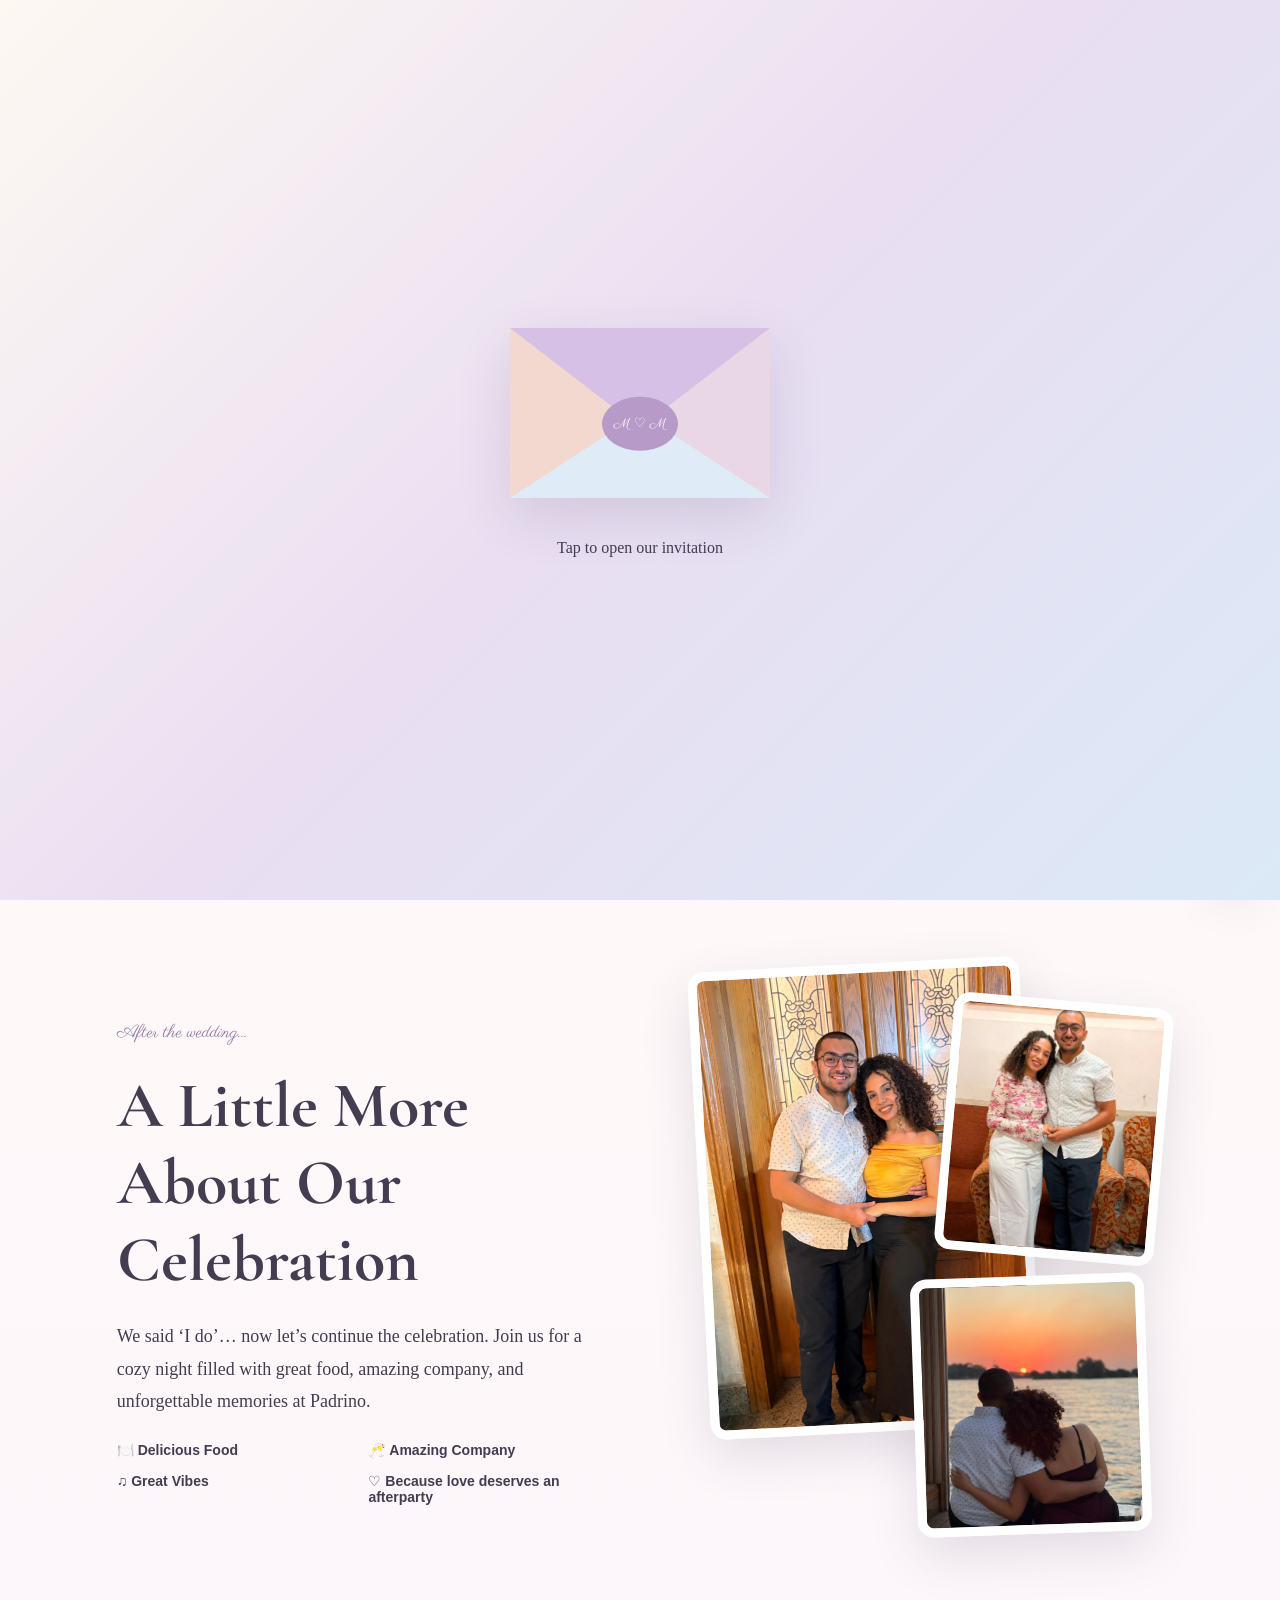
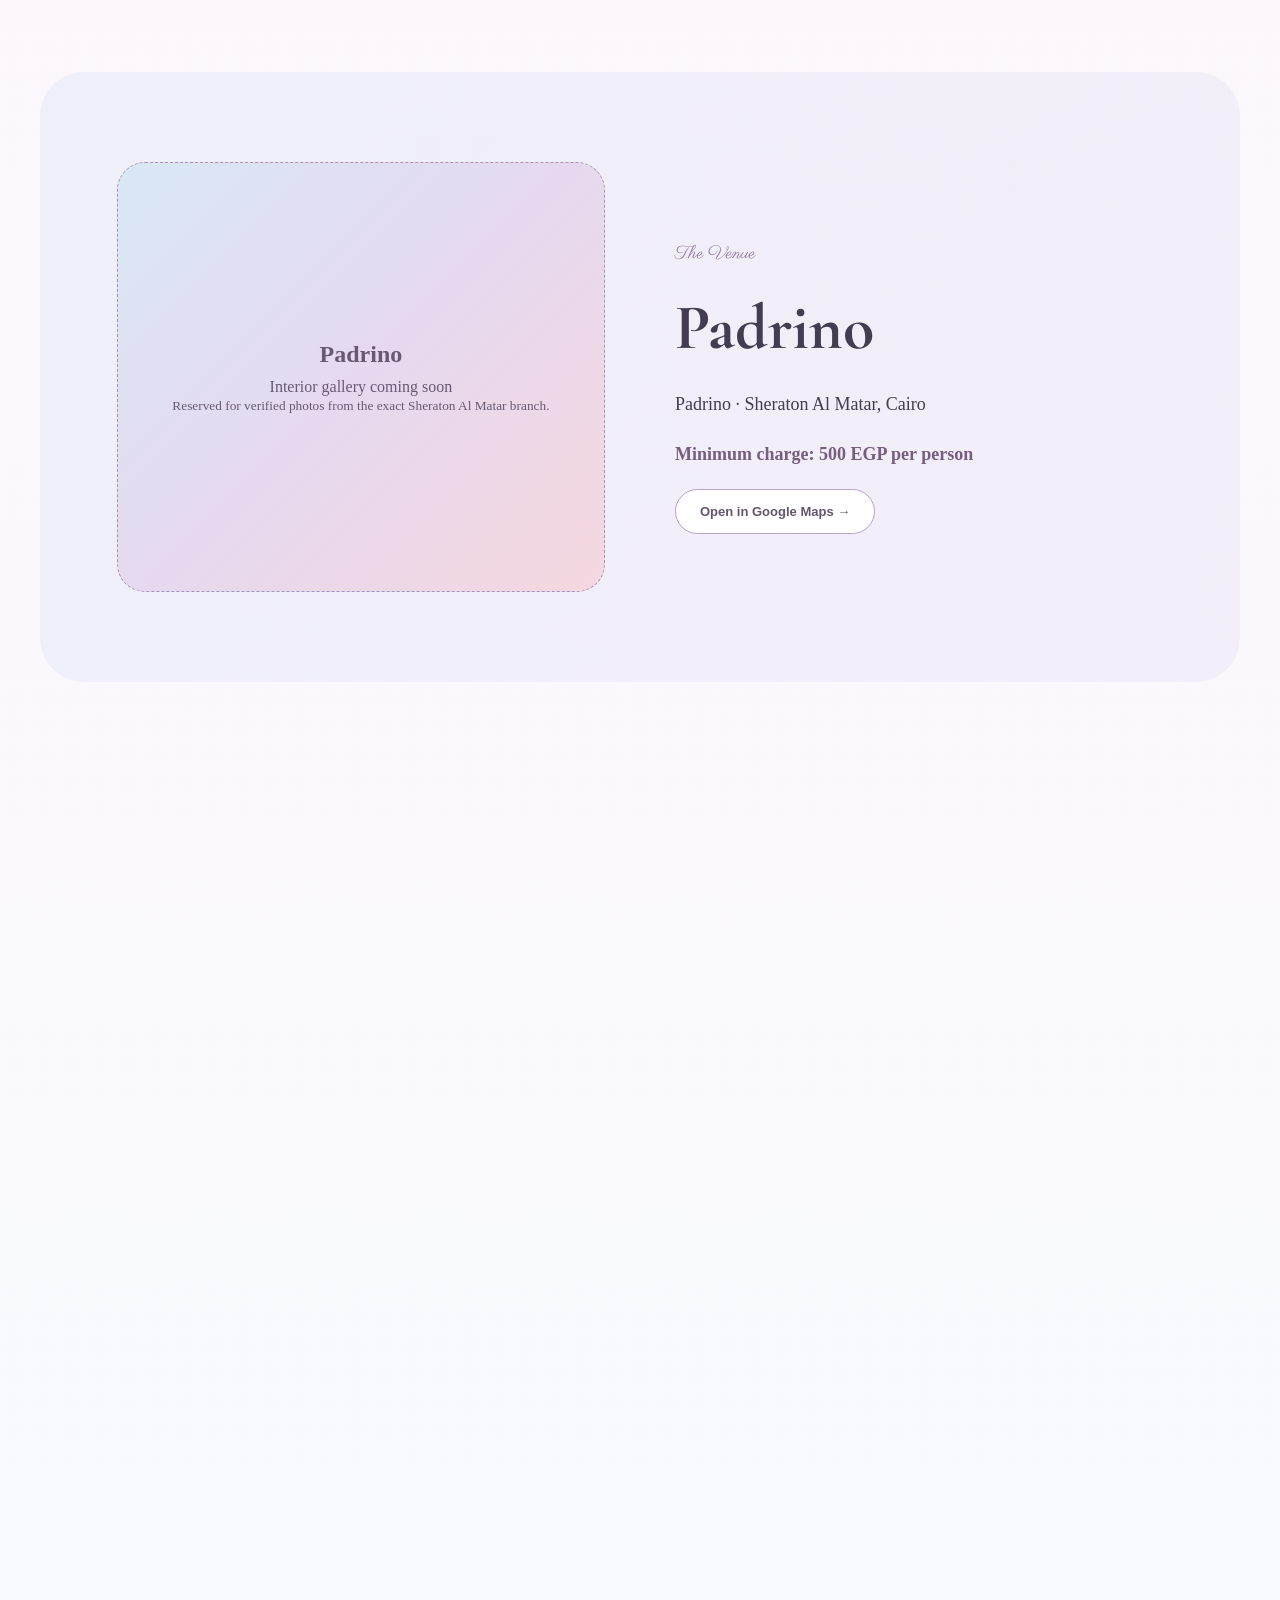
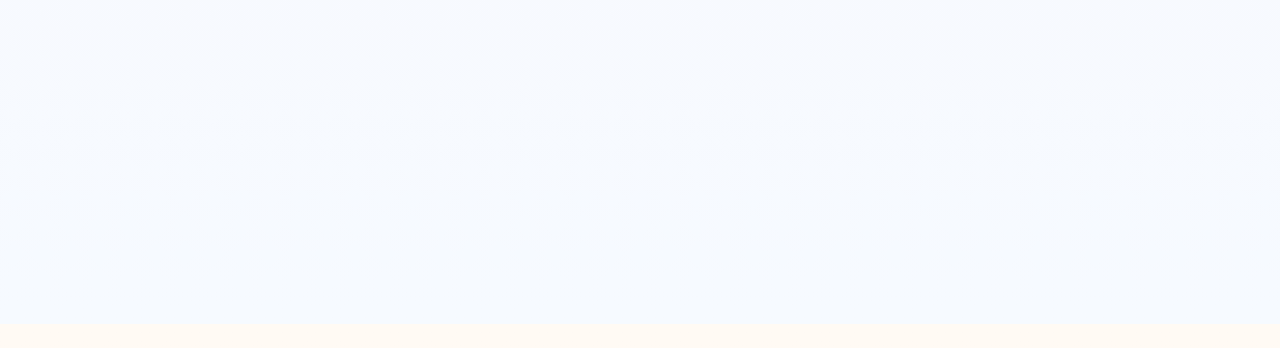
<file: index.html>
<!doctype html>
<html lang="en" dir="ltr">
<head>
  <meta charset="UTF-8" />
  <meta name="viewport" content="width=device-width, initial-scale=1.0" />
  <meta name="theme-color" content="#f8f1ed" />
  <meta name="description" content="Mark & Marina — The Celebration Continues. Join us on 10 October 2026 at 10:00 PM at Padrino, Sheraton, Cairo." />
  <meta property="og:type" content="website" />
  <meta property="og:title" content="Mark & Marina — The Celebration Continues" />
  <meta property="og:description" content="We said ‘I do’… now let’s continue the celebration. 10 October 2026 · 10:00 PM · Padrino." />
  <meta property="og:image" content="/assets/og/mark-marina-invitation.jpg" />
  <meta property="og:image:width" content="1200" />
  <meta property="og:image:height" content="630" />
  <meta name="twitter:card" content="summary_large_image" />
  <link rel="icon" href="/assets/favicon.svg" type="image/svg+xml" />
  <title>Mark & Marina — The Celebration Continues</title>
  <link rel="preconnect" href="https://fonts.googleapis.com">
  <link rel="preconnect" href="https://fonts.gstatic.com" crossorigin>
  <link href="https://fonts.googleapis.com/css2?family=Cormorant+Garamond:wght@400;500;600;700&family=Noto+Kufi+Arabic:wght@400;500;600&family=Parisienne&display=swap" rel="stylesheet">
  <link rel="stylesheet" href="styles.css" />
</head>
<body>
  <div id="opening" class="opening">
    <button class="envelope" id="openInvitation" aria-label="Open invitation">
      <span class="envelope-flap"></span><span class="seal">M ♡ M</span>
    </button>
    <p data-i18n="tapOpen">Tap to open our invitation</p>
  </div>

  <header class="nav">
    <a href="#home" class="monogram">M ♡ M</a>
    <nav><a href="#details" data-i18n="details">Details</a><a href="#venue" data-i18n="location">Location</a><a href="#rsvp">RSVP</a></nav>
    <button id="langToggle" class="lang">EN | عربي</button>
  </header>

  <main>
    <section id="home" class="hero floral-section">
      <div class="hero-card reveal">
        <p class="eyebrow" data-i18n="title">THE CELEBRATION CONTINUES</p>
        <h1><span>Mark</span> <em>&</em> <span>Marina</span></h1>
        <p class="tagline" data-i18n="tagline">Same love · Different kind of fun</p>
        <div class="event-line"><span>📅 <b data-i18n="date">Saturday, 10 October 2026</b></span><span>◷ <b>10:00 PM</b></span></div>
        <a class="primary" href="#rsvp" data-i18n="youreInvited">You're Invited ♡</a>
      </div>
      <div class="hero-photo"><img src="assets/couple/church.jpg" alt="Mark and Marina"></div>
    </section>

    <section id="details" class="section story floral-corners reveal">
      <div><p class="script" data-i18n="afterWedding">After the wedding…</p><h2 data-i18n="moreCelebration">A Little More About Our Celebration</h2><p data-i18n="story">After the wedding, we'd love for you to join us for a cozy night filled with great food, amazing company, and unforgettable memories at Padrino.</p>
      <div class="features"><span>🍽️ <b data-i18n="food">Delicious Food</b></span><span>🥂 <b data-i18n="company">Amazing Company</b></span><span>♫ <b data-i18n="vibes">Great Vibes</b></span><span>♡ <b data-i18n="love">Because love deserves an afterparty</b></span></div></div>
      <div class="photo-stack"><img class="p1" src="assets/couple/yellow.jpg" alt="Mark and Marina"><img class="p2" src="assets/couple/floral.jpg" alt="Mark and Marina"><img class="p3" src="assets/couple/sunset.jpg" alt="Mark and Marina at sunset"></div>
    </section>

    <section id="venue" class="section venue reveal">
      <div class="venue-placeholder"><div><strong>Padrino</strong><span>Interior gallery coming soon</span><br><small>Reserved for verified photos from the exact Sheraton Al Matar branch.</small></div></div>
      <div><p class="script" data-i18n="venueLabel">The Venue</p><h2>Padrino</h2><p data-i18n="sheraton">Sheraton, Cairo, Egypt</p><p class="charge" data-i18n="charge">Minimum charge: 500 EGP per person</p><a class="secondary" href="https://maps.app.goo.gl/Lc6MFg6ijxgEh3Ur9" target="_blank" rel="noopener" data-i18n="maps">Open in Google Maps →</a></div>
    </section>

    <section id="rsvp" class="section rsvp-wrap reveal">
      <div class="rsvp-card">
        <h2>RSVP</h2><p data-i18n="rsvpBy">Kindly let us know your discussion before Thursday, 1 October 2026</p>
        <form id="rsvpForm">
          <fieldset><legend data-i18n="celebrating">Will you be celebrating with us?</legend><label><input type="radio" name="attending" value="yes" checked> <span data-i18n="yes">Yes, I'll be there</span></label><label><input type="radio" name="attending" value="no"> <span data-i18n="no">Unfortunately, I can't attend</span></label></fieldset>
          <div class="grid identity-grid">
            <label><span data-i18n="yourName">Your name</span><input name="name" required maxlength="80" autocomplete="name" placeholder="Your full name"></label>
            <label><span data-i18n="phone">Phone number</span><input name="phone" required inputmode="numeric" pattern="[0-9]{11}" minlength="11" maxlength="11" autocomplete="tel" placeholder="01XXXXXXXXX"></label>
          </div>
          <div id="attendingFields">
            <label class="persons-field"><span data-i18n="persons">Number of persons</span><select name="persons" id="persons"><option>1</option><option>2</option><option>3</option><option>4</option></select></label>
            <div id="guestNames" class="guest-grid"></div>
          </div>
          <label class="note"><span data-i18n="note">Leave a happy note for Mark & Marina 💜</span><textarea name="note" rows="5" maxlength="1000" placeholder="Write your message here (optional)"></textarea></label>
          <button class="primary submit" type="submit" data-i18n="submit">Submit RSVP ♡</button>
          <p id="formStatus" class="status" role="status"></p>
        </form>
      </div>
    </section>

    <section class="closing section reveal"><div class="closing-photo"><img src="assets/couple/church-ceremony.jpeg" alt="Mark and Marina at their church celebration"></div><div><h2 class="script">Mark & Marina</h2><p data-i18n="cantWait">We can't wait to celebrate with you</p><strong>10 · 10 · 2026</strong></div></section>
  </main>

  <button id="musicToggle" class="music" aria-label="Music">♫</button>
  <audio id="music" loop preload="none"><!-- Add only licensed/user-provided audio. Example: <source src="assets/music/celebration.mp3" type="audio/mpeg"> --></audio>
  <script src="config.js"></script><script src="app.js"></script>
</body></html>
</file>
<file: styles.css>
:root{--ivory:#fffaf4;--blue:#c9ddf3;--lav:#d8c4ea;--pink:#f4ced8;--peach:#f7d1b5;--sage:#cdddc7;--ink:#443c50;--muted:#746c7d;--gold:#b59468;--white:#fff;--shadow:0 18px 50px rgba(74,60,88,.14)}*{box-sizing:border-box}html{scroll-behavior:smooth}body{margin:0;background:linear-gradient(180deg,#fffaf4,#fdf7fb 45%,#f6faff);color:var(--ink);font-family:Georgia,'Times New Roman',serif}.nav{position:sticky;top:0;z-index:20;display:flex;align-items:center;justify-content:space-between;padding:14px clamp(18px,5vw,70px);background:rgba(255,250,244,.88);backdrop-filter:blur(14px);border-bottom:1px solid rgba(181,148,104,.16)}.nav nav{display:flex;gap:22px}.nav a,.lang{text-decoration:none;color:var(--ink);font:600 13px Arial,sans-serif;letter-spacing:.08em}.monogram{font-family:'Parisienne',cursive!important;font-size:24px!important}.lang{border:0;background:transparent;cursor:pointer}.section,.hero{max-width:1200px;margin:auto;padding:90px clamp(20px,6vw,90px)}.hero{min-height:88vh;display:grid;grid-template-columns:1.05fr .95fr;gap:55px;align-items:center;position:relative}.hero:before,.hero:after{content:'✿';position:absolute;font-size:130px;color:var(--lav);opacity:.3}.hero:before{top:50px;left:-20px}.hero:after{right:-10px;bottom:50px;color:var(--blue)}.hero-card{text-align:center}.eyebrow{font:600 13px Arial,sans-serif;letter-spacing:.28em;color:#7b6b86}.hero h1{font-family:'Cormorant Garamond',Georgia,serif;font-size:clamp(58px,8vw,104px);line-height:.8;margin:25px 0}.hero h1 em{font-family:'Parisienne',cursive;color:#9c7ab1;font-weight:400}.tagline,.script{font-family:'Parisienne',cursive;font-size:30px;color:#9275a2}.event-line{display:flex;justify-content:center;gap:24px;flex-wrap:wrap;margin:30px 0;font:14px Arial,sans-serif}.primary,.secondary{display:inline-block;border:0;border-radius:999px;padding:14px 24px;text-decoration:none;cursor:pointer;font:700 13px Arial,sans-serif}.primary{background:linear-gradient(135deg,#bfa6d7,#a9c9e9);color:#fff;box-shadow:0 10px 24px rgba(151,132,183,.25)}.secondary{border:1px solid #b8a2c9;color:#65556f;background:#fff}.hero-photo img,.photo-stack img,.closing-photo img{width:100%;height:100%;object-fit:cover;display:block}.hero-photo{height:620px;border-radius:48% 48% 22px 22px;overflow:hidden;box-shadow:var(--shadow);border:10px solid rgba(255,255,255,.8)}.story,.venue,.closing{display:grid;grid-template-columns:1fr 1fr;gap:70px;align-items:center}.section h2{font-family:'Cormorant Garamond',Georgia,serif;font-size:clamp(40px,5vw,64px);margin:10px 0 22px}.section p{font-size:18px;line-height:1.8}.features{display:grid;grid-template-columns:1fr 1fr;gap:15px;margin-top:25px;font:14px Arial,sans-serif}.photo-stack{position:relative;height:600px}.photo-stack img{position:absolute;border:9px solid #fff;box-shadow:var(--shadow);border-radius:16px}.photo-stack .p1{width:68%;height:78%;left:5%;top:2%;transform:rotate(-3deg)}.photo-stack .p2{width:45%;height:43%;right:0;top:8%;transform:rotate(5deg)}.photo-stack .p3{width:48%;height:43%;right:3%;bottom:3%;transform:rotate(-2deg)}.venue{background:linear-gradient(135deg,rgba(201,221,243,.28),rgba(216,196,234,.2));border-radius:44px;margin-top:30px;margin-bottom:30px}.venue-placeholder{height:430px;border-radius:28px;background:linear-gradient(135deg,#d9e8f5,#e6d9ef,#f5d7df);display:grid;place-items:center;text-align:center;padding:30px;color:#675a72;border:1px dashed #aa92ba}.venue-placeholder strong{display:block;font-size:24px;margin-bottom:10px}.charge{font-weight:700;color:#775d7f}.rsvp-wrap{max-width:900px}.rsvp-card{background:rgba(255,255,255,.88);border:1px solid rgba(183,160,199,.3);border-radius:36px;padding:clamp(25px,5vw,60px);box-shadow:var(--shadow)}fieldset{border:0;padding:0;margin:25px 0;display:flex;gap:20px;flex-wrap:wrap}legend{font-weight:700;margin-bottom:14px}.grid,.guest-grid{display:grid;grid-template-columns:repeat(2,1fr);gap:18px}label span{display:block;margin-bottom:7px;font:600 13px Arial,sans-serif}input,select,textarea{width:100%;border:1px solid #ded3e5;border-radius:14px;padding:13px 14px;background:#fff;font:15px Arial,sans-serif;color:var(--ink)}.note{display:block;margin-top:20px}.submit{margin-top:22px;width:100%}.status{text-align:center;font:600 14px Arial,sans-serif}.closing-photo{height:520px;overflow:hidden;border-radius:28px;box-shadow:var(--shadow)}.closing{text-align:center}.music{position:fixed;right:22px;bottom:22px;z-index:30;width:48px;height:48px;border-radius:50%;border:0;background:#bba2d0;color:#fff;font-size:20px;box-shadow:var(--shadow)}.opening{position:fixed;inset:0;z-index:100;background:linear-gradient(135deg,#fdf8f2,#e9def2,#dbe9f6);display:grid;place-items:center;align-content:center;gap:25px;transition:.8s}.opening.opened{opacity:0;pointer-events:none;transform:translateY(-20px)}.envelope{width:260px;height:170px;border:0;background:#fff5e9;position:relative;box-shadow:var(--shadow);cursor:pointer}.envelope:before,.envelope:after{content:'';position:absolute;inset:0;border-style:solid;border-width:85px 130px;border-color:transparent #ead7e6 #dfebf7 #f2d8cf}.envelope-flap{position:absolute;z-index:2;left:0;top:0;border-left:130px solid transparent;border-right:130px solid transparent;border-top:100px solid #d6c0e5;transform-origin:top;transition:.7s}.envelope:hover .envelope-flap{transform:rotateX(160deg)}.seal{position:absolute;z-index:3;left:50%;top:50%;transform:translate(-50%,-30%);background:#b89ac8;color:white;border-radius:50%;padding:18px 12px;font-family:'Parisienne',cursive}.reveal{opacity:0;transform:translateY(24px);transition:.7s}.reveal.visible{opacity:1;transform:none}[dir=rtl] body{font-family:'Noto Kufi Arabic',Arial,sans-serif}[dir=rtl] .script{font-family:'Noto Kufi Arabic',sans-serif}.hidden{display:none!important}@media(max-width:780px){.nav nav{display:none}.hero,.story,.venue,.closing{grid-template-columns:1fr}.hero{padding-top:55px}.hero-photo{height:500px}.story,.venue,.closing{gap:35px}.photo-stack{height:500px}.grid,.guest-grid{grid-template-columns:1fr}.features{grid-template-columns:1fr}.section{padding:65px 20px}.venue{border-radius:0}.closing-photo{height:430px}}
.identity-grid{margin:22px 0}.persons-field{display:block;max-width:260px;margin:18px 0}.guest-grid{margin-top:18px}
@media (prefers-reduced-motion:reduce){html{scroll-behavior:auto}.reveal{opacity:1;transform:none;transition:none}.opening,.envelope-flap{transition:none}}
.rsvp-card label span{font-size:15px}.submit{background:linear-gradient(135deg,#7b568f,#5f87b4);font-size:15px;box-shadow:0 10px 24px rgba(91,68,124,.34)}.submit:disabled{cursor:not-allowed;opacity:.55;box-shadow:none}
</file>
